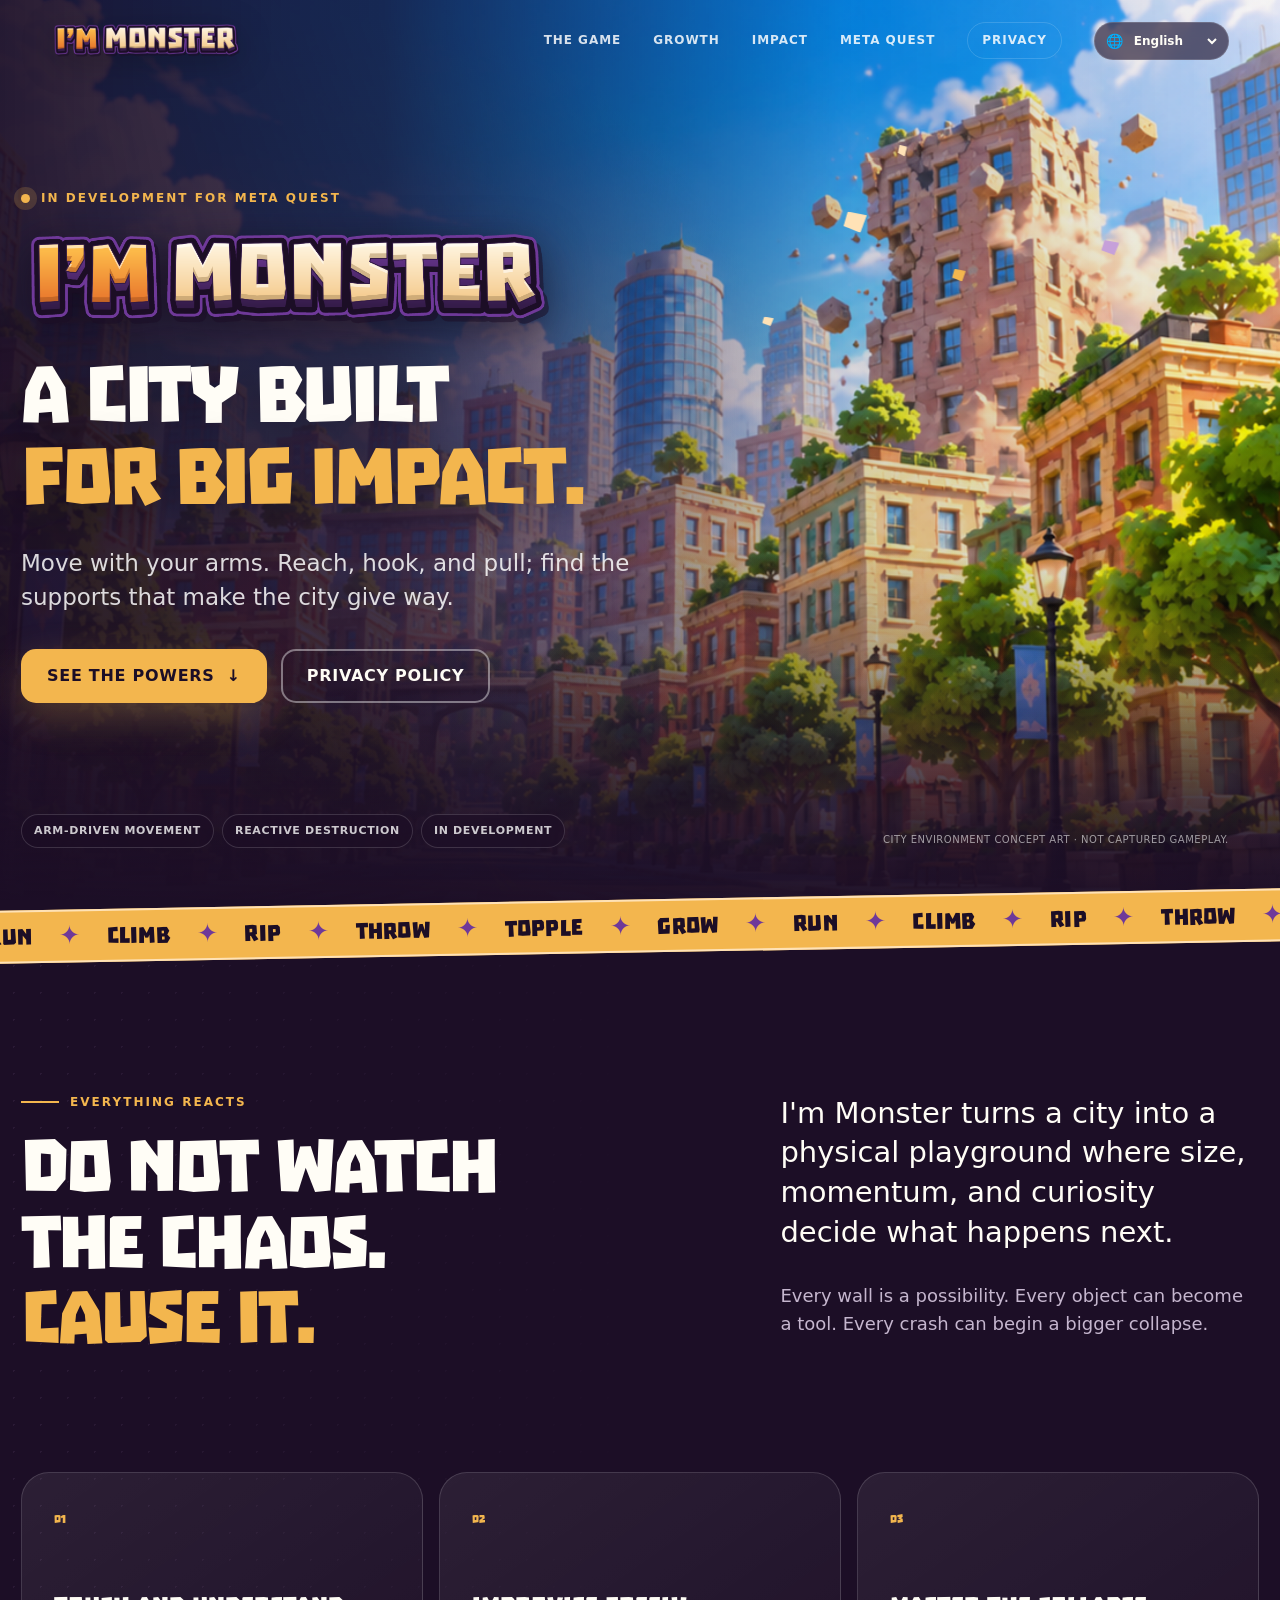
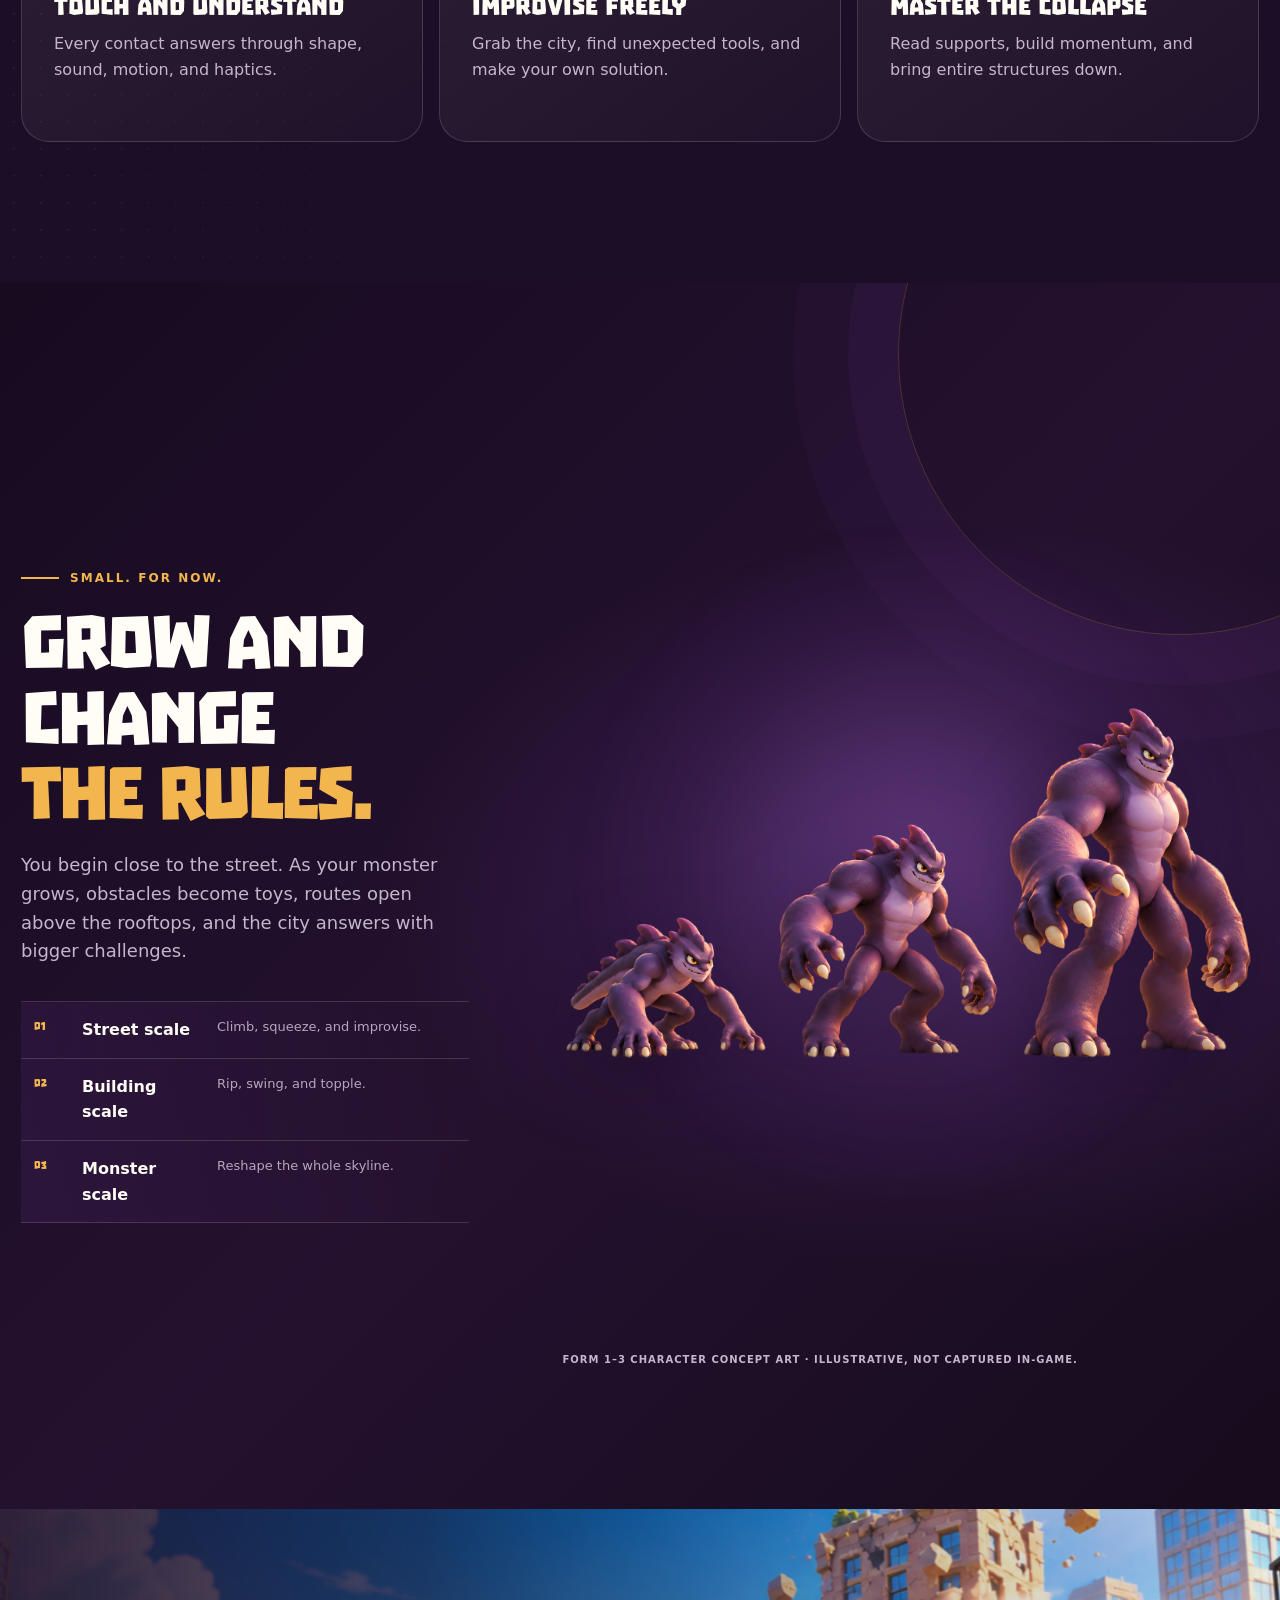
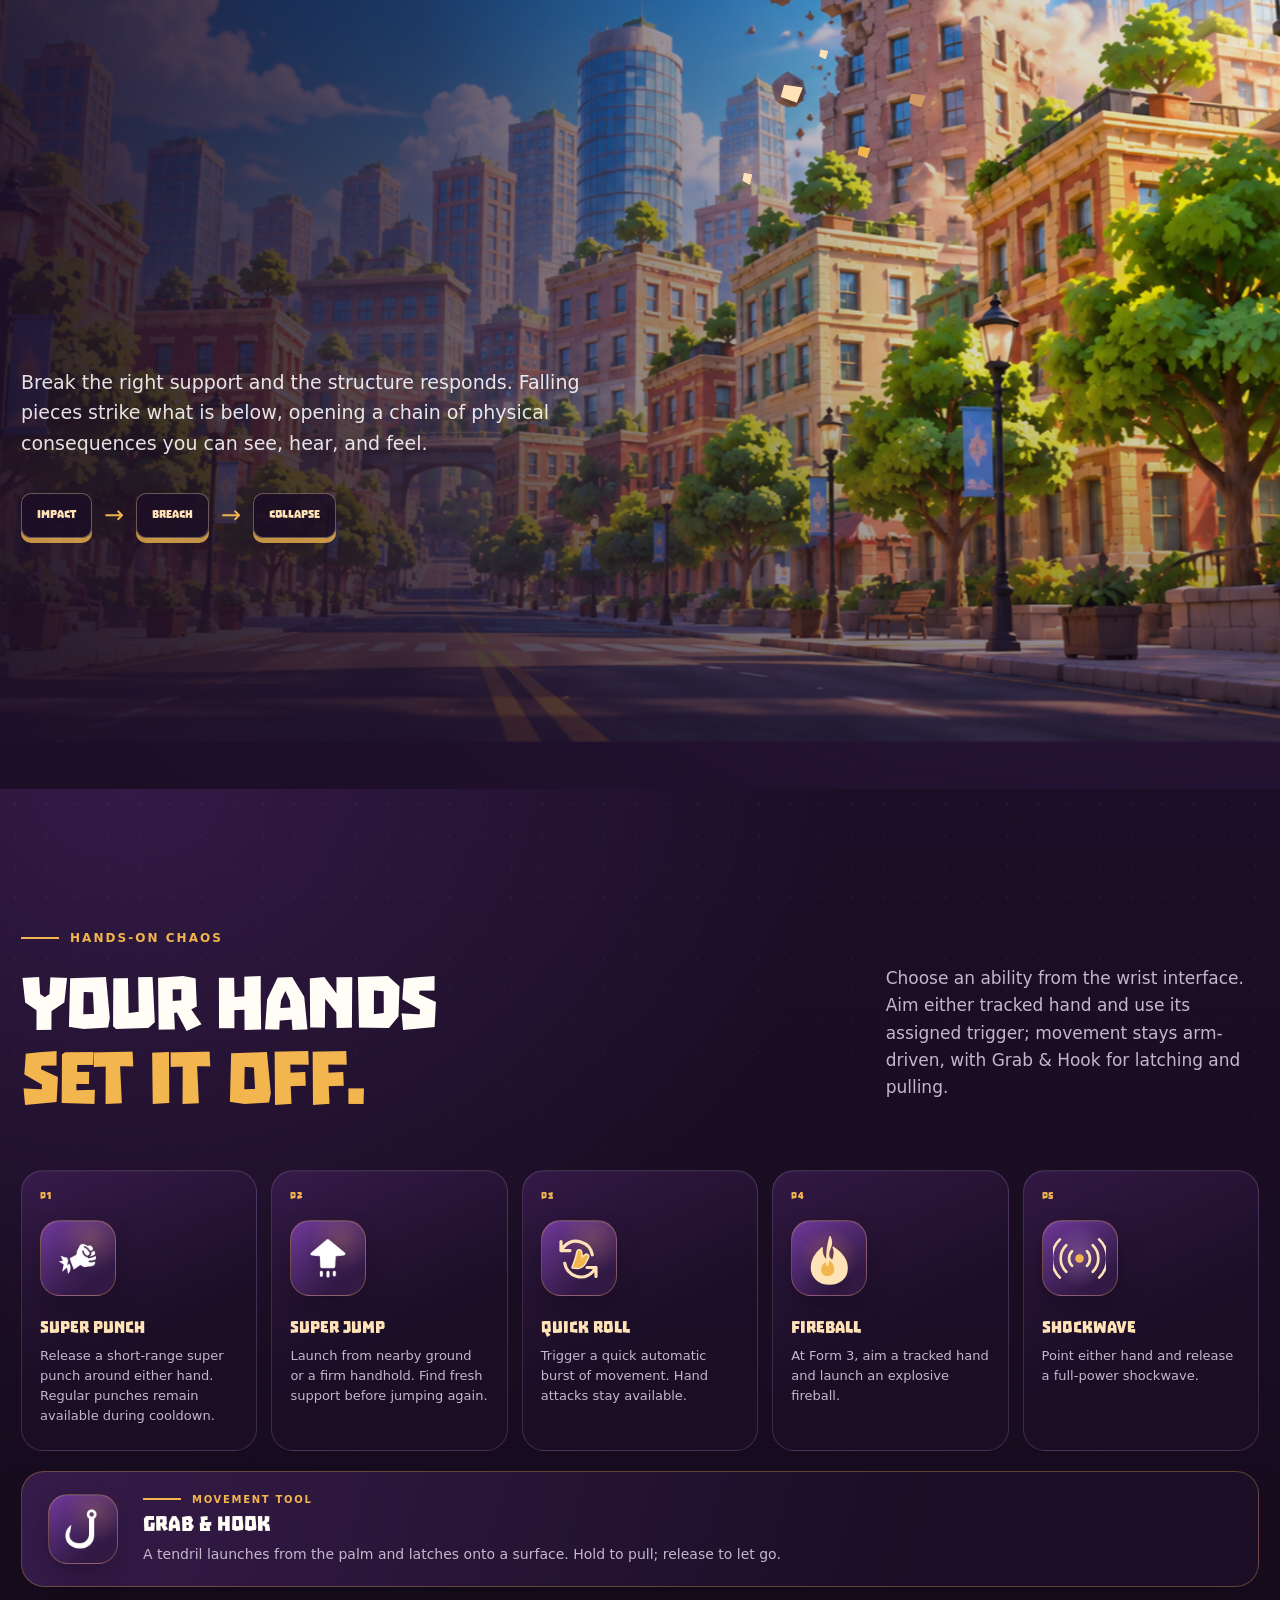
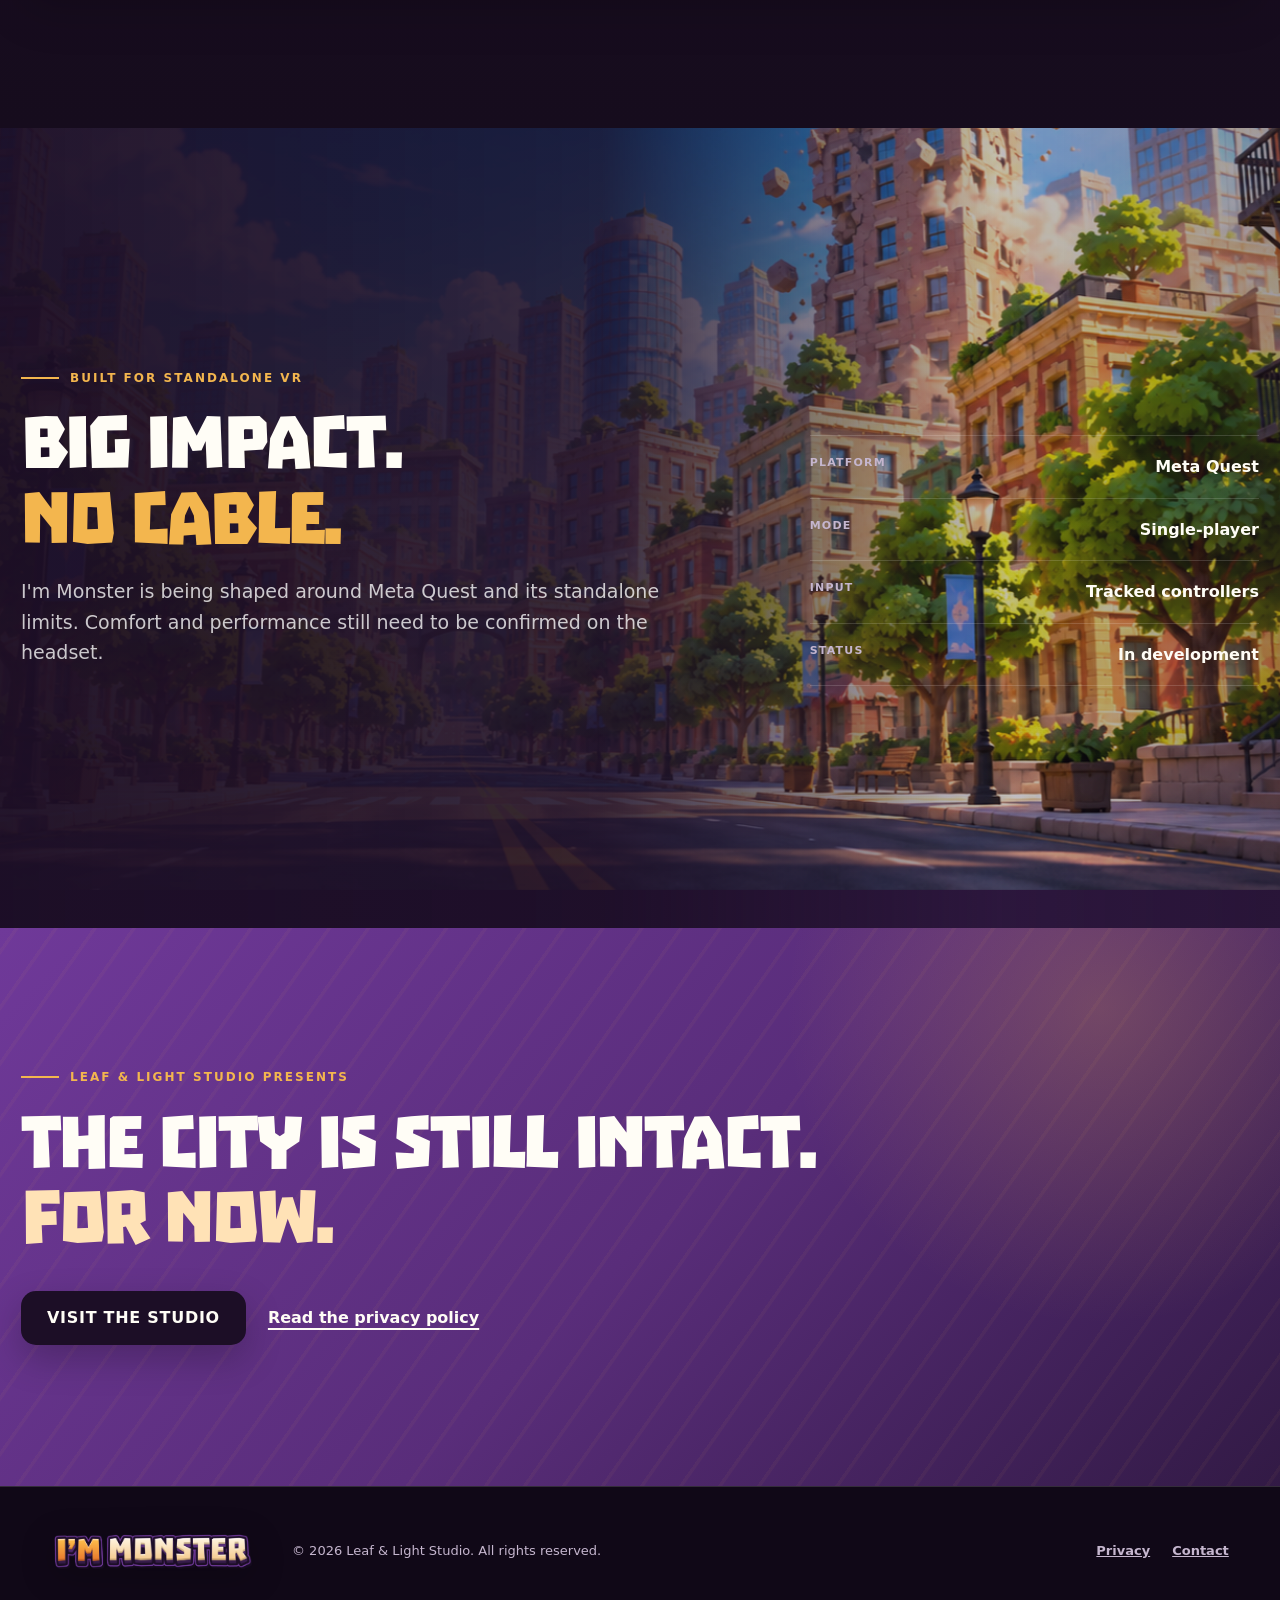
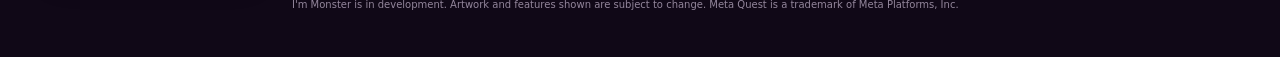
<file: index.html>
<!doctype html>
<html lang="en">
<head>
  <meta charset="utf-8" />
  <meta name="viewport" content="width=device-width, initial-scale=1" />
  <meta name="theme-color" content="#1C0E26" />
  <meta name="description" content="I'm Monster is an in-development Meta Quest VR game with arm-driven movement, palm-born grappling, tracked-hand powers, and authored structural destruction." />
  <meta property="og:title" content="I'm Monster — A city built for big impact" />
  <meta property="og:description" content="Meet the powers, hand-driven movement, and reactive city destruction in I'm Monster, an in-development VR game for Meta Quest." />
  <meta property="og:image" content="assets/images/im-monster-city-scene-v1.png" />
  <meta property="og:type" content="website" />
  <meta property="og:site_name" content="I'm Monster" />
  <meta property="og:image:width" content="1672" />
  <meta property="og:image:height" content="941" />
  <meta property="og:image:type" content="image/png" />
  <meta property="og:image:alt" content="Illustrated city environment concept art — not captured gameplay" />
  <meta name="twitter:card" content="summary_large_image" />
  <meta name="twitter:title" content="I'm Monster — The city is your playground" />
  <meta name="twitter:description" content="Move with your arms, hook into targets, and bring down city blocks by finding what holds them up." />
  <meta name="twitter:image" content="assets/images/im-monster-city-scene-v1.png" />
  <meta name="twitter:image:alt" content="Illustrated city environment concept art — not captured gameplay" />
  <title>I'm Monster — A city built for big impact</title>
  <link rel="icon" href="assets/images/im-monster-icon-v3.png" type="image/png" sizes="512x512" />
  <link rel="stylesheet" href="assets/styles.css?v=im-monster-v5" />
  <script src="assets/translations.js?v=im-monster-v5" defer></script>
  <script src="assets/script.js?v=im-monster-v5" defer></script>
</head>
<body data-page="home">
  <a class="skip-link" href="#game" data-i18n="common.skip">Skip to content</a>

  <header class="site-header" data-header>
    <a class="wordmark" href="#top" aria-label="I'm Monster home" data-i18n-aria="common.homeAria">
      <img src="assets/images/im-monster-wordmark-one-line.png" width="4101" height="838" alt="I'm Monster" />
    </a>
    <nav aria-label="Main navigation" data-i18n-aria="nav.aria">
      <a href="#game" data-i18n="nav.game">The game</a>
      <a href="#growth" data-i18n="nav.growth">Growth</a>
      <a href="#impact" data-i18n="nav.impact">Impact</a>
      <a href="#quest" data-i18n="nav.quest">Meta Quest</a>
      <a class="nav-privacy" href="privacy/" data-language-link data-i18n="nav.privacy">Privacy</a>
      <div class="language-picker">
        <span aria-hidden="true">🌐</span>
        <label class="sr-only" for="language-home" data-i18n="language.label">Language</label>
        <select id="language-home" data-language-selector aria-label="Language" data-i18n-aria="language.label">
          <option value="en">English</option>
          <option value="pt">Português</option>
          <option value="es">Español</option>
          <option value="fr">Français</option>
          <option value="zh-CN">简体中文</option>
          <option value="hi">हिन्दी</option>
        </select>
      </div>
    </nav>
  </header>

  <main id="top">
    <section class="hero" aria-labelledby="hero-title">
      <div class="hero-media" data-depth="0.04">
        <picture><img src="assets/images/im-monster-city-scene-v1.png" width="1672" height="941" fetchpriority="high" alt="Illustrated city environment concept art" data-i18n-alt="hero.alt" /></picture>
      </div>
      <div class="hero-wash"></div>
      <div class="hero-debris" data-depth="0.12" aria-hidden="true"><i></i><i></i><i></i><i></i><i></i></div>
      <div class="hero-content">
        <p class="kicker reveal"><span></span><b data-i18n="hero.kicker">In development for Meta Quest</b></p>
        <img class="hero-wordmark reveal" src="assets/images/im-monster-wordmark-one-line.png" width="4101" height="838" alt="I'm Monster" fetchpriority="high" />
        <h1 class="display reveal" id="hero-title" data-i18n-html="hero.title">A city built<br /><em>for big impact.</em></h1>
        <p class="hero-copy reveal" data-i18n="hero.copy">Move with your arms. Reach, hook, and pull; find the supports that make the city give way.</p>
        <div class="hero-actions reveal">
          <a class="button button-primary" href="#mechanics"><span data-i18n="hero.ctaGame">Explore the city</span> <span aria-hidden="true">↓</span></a>
          <a class="button button-ghost" href="privacy/" data-language-link data-i18n="hero.ctaPrivacy">Privacy policy</a>
        </div>
      </div>
      <div class="hero-meta" aria-label="Game features" data-i18n-aria="hero.featuresAria">
        <span data-i18n="hero.meta1">Arm-driven movement</span><span data-i18n="hero.meta2">Reactive destruction</span><span data-i18n="hero.meta3">In development</span>
      </div>
      <p class="concept-note" data-i18n="hero.note">City environment concept art · not captured gameplay.</p>
    </section>

    <div class="smash-strip" aria-hidden="true"><div data-i18n-html="strip.text">Run <i>✦</i> Climb <i>✦</i> Rip <i>✦</i> Throw <i>✦</i> Topple <i>✦</i> Grow <i>✦</i> Run <i>✦</i> Climb <i>✦</i> Rip <i>✦</i> Throw <i>✦</i> Topple <i>✦</i> Grow <i>✦</i></div></div>

    <section class="section manifesto" id="game">
      <div class="section-inner">
        <div class="manifesto-grid">
          <div>
            <p class="eyebrow reveal" data-i18n="manifesto.eyebrow">Everything reacts</p>
            <h2 class="display reveal" data-i18n-html="manifesto.title">Do not watch<br />the chaos.<br /><em>Cause it.</em></h2>
          </div>
          <div class="manifesto-copy reveal">
            <p class="lead" data-i18n="manifesto.lead">I'm Monster turns a city into a physical playground where size, momentum, and curiosity decide what happens next.</p>
            <p data-i18n="manifesto.body">Every wall is a possibility. Every object can become a tool. Every crash can begin a bigger collapse.</p>
          </div>
        </div>
        <div class="principles">
          <article class="principle reveal"><span>01</span><h3 data-i18n="principles.oneTitle">Touch and understand</h3><p data-i18n="principles.oneBody">Every contact answers through shape, sound, motion, and haptics.</p></article>
          <article class="principle reveal"><span>02</span><h3 data-i18n="principles.twoTitle">Improvise freely</h3><p data-i18n="principles.twoBody">Grab the city, find unexpected tools, and make your own solution.</p></article>
          <article class="principle reveal"><span>03</span><h3 data-i18n="principles.threeTitle">Master the collapse</h3><p data-i18n="principles.threeBody">Read supports, build momentum, and bring entire structures down.</p></article>
        </div>
      </div>
    </section>

    <section class="section growth" id="growth">
      <div class="section-inner growth-grid">
        <div class="growth-copy">
          <p class="eyebrow reveal" data-i18n="growth.eyebrow">Small. For now.</p>
          <h2 class="display reveal" data-i18n-html="growth.title">Grow and change<br /><em>the rules.</em></h2>
          <p class="reveal" data-i18n="growth.body">You begin close to the street. As your monster grows, obstacles become toys, routes open above the rooftops, and the city answers with bigger challenges.</p>
          <ol class="growth-list reveal">
            <li><span>01</span><strong data-i18n="growth.step1Title">Street scale</strong><span data-i18n="growth.step1Body">Climb, squeeze, and improvise.</span></li>
            <li><span>02</span><strong data-i18n="growth.step2Title">Building scale</strong><span data-i18n="growth.step2Body">Rip, swing, and topple.</span></li>
            <li><span>03</span><strong data-i18n="growth.step3Title">Monster scale</strong><span data-i18n="growth.step3Body">Reshape the whole skyline.</span></li>
          </ol>
        </div>
        <figure class="growth-art reveal">
          <img src="assets/images/im-monster-forms-v3.webp" width="1800" height="918" loading="lazy" alt="Three forms of the purple monster character" data-i18n-alt="growth.alt" />
          <figcaption data-i18n="growth.caption">Form 1–3 character concept art · illustrative, not captured in-game.</figcaption>
        </figure>
      </div>
    </section>

    <section class="section city" id="impact">
      <div class="city-scene" data-depth="0.07" aria-hidden="true"></div>
      <div class="city-shade"></div>
      <div class="city-fragments" aria-hidden="true"><i></i><i></i><i></i><i></i><i></i></div>
      <div class="section-inner city-content">
        <p class="eyebrow reveal" data-i18n="city.eyebrow">The city is a system</p>
        <h2 class="display reveal" data-i18n-html="city.title">Find the<br /><em>weak point.</em></h2>
        <p class="reveal" data-i18n="city.body">Break the right support and the structure responds. Falling pieces strike what is below, opening a chain of physical consequences you can see, hear, and feel.</p>
        <div class="impact-chain reveal"><span data-i18n="city.chain1">Impact</span><i>→</i><span data-i18n="city.chain2">Breach</span><i>→</i><span data-i18n="city.chain3">Collapse</span></div>
      </div>
    </section>

    <section class="section mechanics" id="mechanics" aria-labelledby="mechanics-title">
      <div class="section-inner">
        <div class="mechanics-heading">
          <div><p class="eyebrow reveal" data-i18n="mechanics.eyebrow">Hands-on chaos</p><h2 class="display reveal" id="mechanics-title" data-i18n-html="mechanics.title">Your hands<br /><em>set it off.</em></h2></div>
          <p class="reveal" data-i18n="mechanics.body">Choose an ability from the wrist interface. Aim either tracked hand and use its assigned trigger; movement stays arm-driven, with Grab &amp; Hook for latching and pulling.</p>
        </div>
        <div class="power-grid">
          <article class="power-card reveal"><span class="power-index">01</span><div class="power-glyph"><img src="assets/images/ui-icon-punch.png" width="512" height="512" loading="lazy" alt="" /></div><h3 data-i18n="mechanics.punchTitle">Super Punch</h3><p data-i18n="mechanics.punchBody">Release a short-range super punch around either hand. Regular punches remain available during cooldown.</p></article>
          <article class="power-card reveal"><span class="power-index">02</span><div class="power-glyph"><img src="assets/images/ui-icon-jump.png" width="512" height="512" loading="lazy" alt="" /></div><h3 data-i18n="mechanics.jumpTitle">Super Jump</h3><p data-i18n="mechanics.jumpBody">Launch from nearby ground or a firm handhold. Find fresh support before jumping again.</p></article>
          <article class="power-card reveal"><span class="power-index">03</span><div class="power-glyph" aria-hidden="true"><svg viewBox="0 0 100 100" fill="none"><path d="M76 43a31 31 0 0 0-53-16l-6 8m0-17v17h17M24 59a31 31 0 0 0 53 16l6-8m0 17V67H66" stroke="currentColor" stroke-width="6" stroke-linecap="round" stroke-linejoin="round"/><path d="M38 66c4-10 7-18 9-29 1-5 8-5 9 1l1 9 5-4c4-3 9 1 7 5l-5 10c-3 6-8 10-15 11l-11-1Z" fill="var(--gold)" stroke="currentColor" stroke-width="3" stroke-linejoin="round"/></svg></div><h3 data-i18n="mechanics.rollTitle">Quick Roll</h3><p data-i18n="mechanics.rollBody">Trigger a quick automatic burst of movement. Hand attacks stay available.</p></article>
          <article class="power-card reveal"><span class="power-index">04</span><div class="power-glyph power-glyph-fire" aria-hidden="true"><svg viewBox="0 0 100 100" fill="none"><path d="M51 9c8 17-4 22-3 34 0 5 3 9 8 11 4-10 5-18 1-25 17 11 27 25 26 41-1 17-14 28-33 28-20 0-34-13-34-31 0-14 6-25 20-37-1 12 2 19 9 23 0-15 2-30 6-44Z" fill="currentColor" stroke="var(--cream)" stroke-width="3" stroke-linejoin="round"/><path d="M51 53c5 8 9 12 8 19-1 7-6 11-13 11-7 0-12-5-12-12 0-5 3-10 9-15 0 5 2 8 4 9 1-4 2-8 4-12Z" fill="var(--gold)"/></svg></div><h3 data-i18n="mechanics.fireballTitle">Fireball</h3><p data-i18n="mechanics.fireballBody">At Form 3, aim a tracked hand and launch an explosive fireball.</p></article>
          <article class="power-card reveal"><span class="power-index">05</span><div class="power-glyph power-glyph-wave" aria-hidden="true"><svg viewBox="0 0 100 100" fill="none"><circle cx="50" cy="50" r="8" fill="var(--gold)"/><path d="M36 36a20 20 0 0 0 0 28m28 0a20 20 0 0 0 0-28M25 25a35 35 0 0 0 0 50m50 0a35 35 0 0 0 0-50M13 14a50 50 0 0 0 0 72m74 0a50 50 0 0 0 0-72" stroke="currentColor" stroke-width="5" stroke-linecap="round"/></svg></div><h3 data-i18n="mechanics.shockwaveTitle">Shockwave</h3><p data-i18n="mechanics.shockwaveBody">Point either hand and release a full-power shockwave.</p></article>
        </div>
        <aside class="hook-feature reveal"><div class="hook-glyph"><img src="assets/images/ui-icon-hook.png" width="512" height="512" loading="lazy" alt="" /></div><div class="hook-copy"><p class="eyebrow" data-i18n="mechanics.hookLabel">Movement tool</p><h3 data-i18n="mechanics.hookTitle">Grab &amp; Hook</h3><p data-i18n="mechanics.hookBody">A tendril launches from the palm and latches onto a surface. Hold to pull; release to let go.</p></div></aside>
      </div>
    </section>

    <section class="section quest" id="quest">
      <div class="quest-art" data-depth="0.06"></div><div class="quest-shade"></div>
      <div class="section-inner quest-layout">
        <div class="quest-copy"><p class="eyebrow reveal" data-i18n="quest.eyebrow">Built for standalone VR</p><h2 class="display reveal" data-i18n-html="quest.title">Big impact.<br /><em>No cable.</em></h2><p class="reveal" data-i18n="quest.body">I'm Monster is being shaped around Meta Quest and its standalone limits. Comfort and performance still need to be confirmed on the headset.</p></div>
        <dl class="quest-specs reveal">
          <div><dt data-i18n="quest.platformLabel">Platform</dt><dd data-i18n="quest.platformValue">Meta Quest</dd></div>
          <div><dt data-i18n="quest.modeLabel">Mode</dt><dd data-i18n="quest.modeValue">Single-player</dd></div>
          <div><dt data-i18n="quest.inputLabel">Input</dt><dd data-i18n="quest.inputValue">Tracked controllers</dd></div>
          <div><dt data-i18n="quest.statusLabel">Status</dt><dd data-i18n="quest.statusValue">In development</dd></div>
        </dl>
      </div>
    </section>

    <section class="section final-cta">
      <div class="section-inner final-card">
        <p class="eyebrow reveal" data-i18n="final.eyebrow">Leaf &amp; Light Studio presents</p>
        <h2 class="display reveal" data-i18n-html="final.title">The city is still intact.<br /><em>For now.</em></h2>
        <div class="final-links reveal"><a class="button button-dark" href="https://leaflight.com.br/" data-i18n="final.studio">Visit the studio</a><a class="text-link" href="privacy/" data-language-link data-i18n="final.privacy">Read the privacy policy</a></div>
      </div>
    </section>
  </main>

  <footer>
    <a class="wordmark footer-wordmark" href="#top" aria-label="I'm Monster home" data-i18n-aria="common.homeAria"><img src="assets/images/im-monster-wordmark-one-line.png" width="4101" height="838" alt="I'm Monster" loading="lazy" /></a>
    <p data-i18n="footer.rights">© 2026 Leaf &amp; Light Studio. All rights reserved.</p>
    <div><a href="privacy/" data-language-link data-i18n="footer.privacy">Privacy</a><a href="mailto:leafandlightcontac@gmail.com" data-i18n="footer.contact">Contact</a></div>
    <small data-i18n="footer.disclaimer">I'm Monster is in development. Artwork and features shown are subject to change. Meta Quest is a trademark of Meta Platforms, Inc.</small>
  </footer>
</body>
</html>
</file>
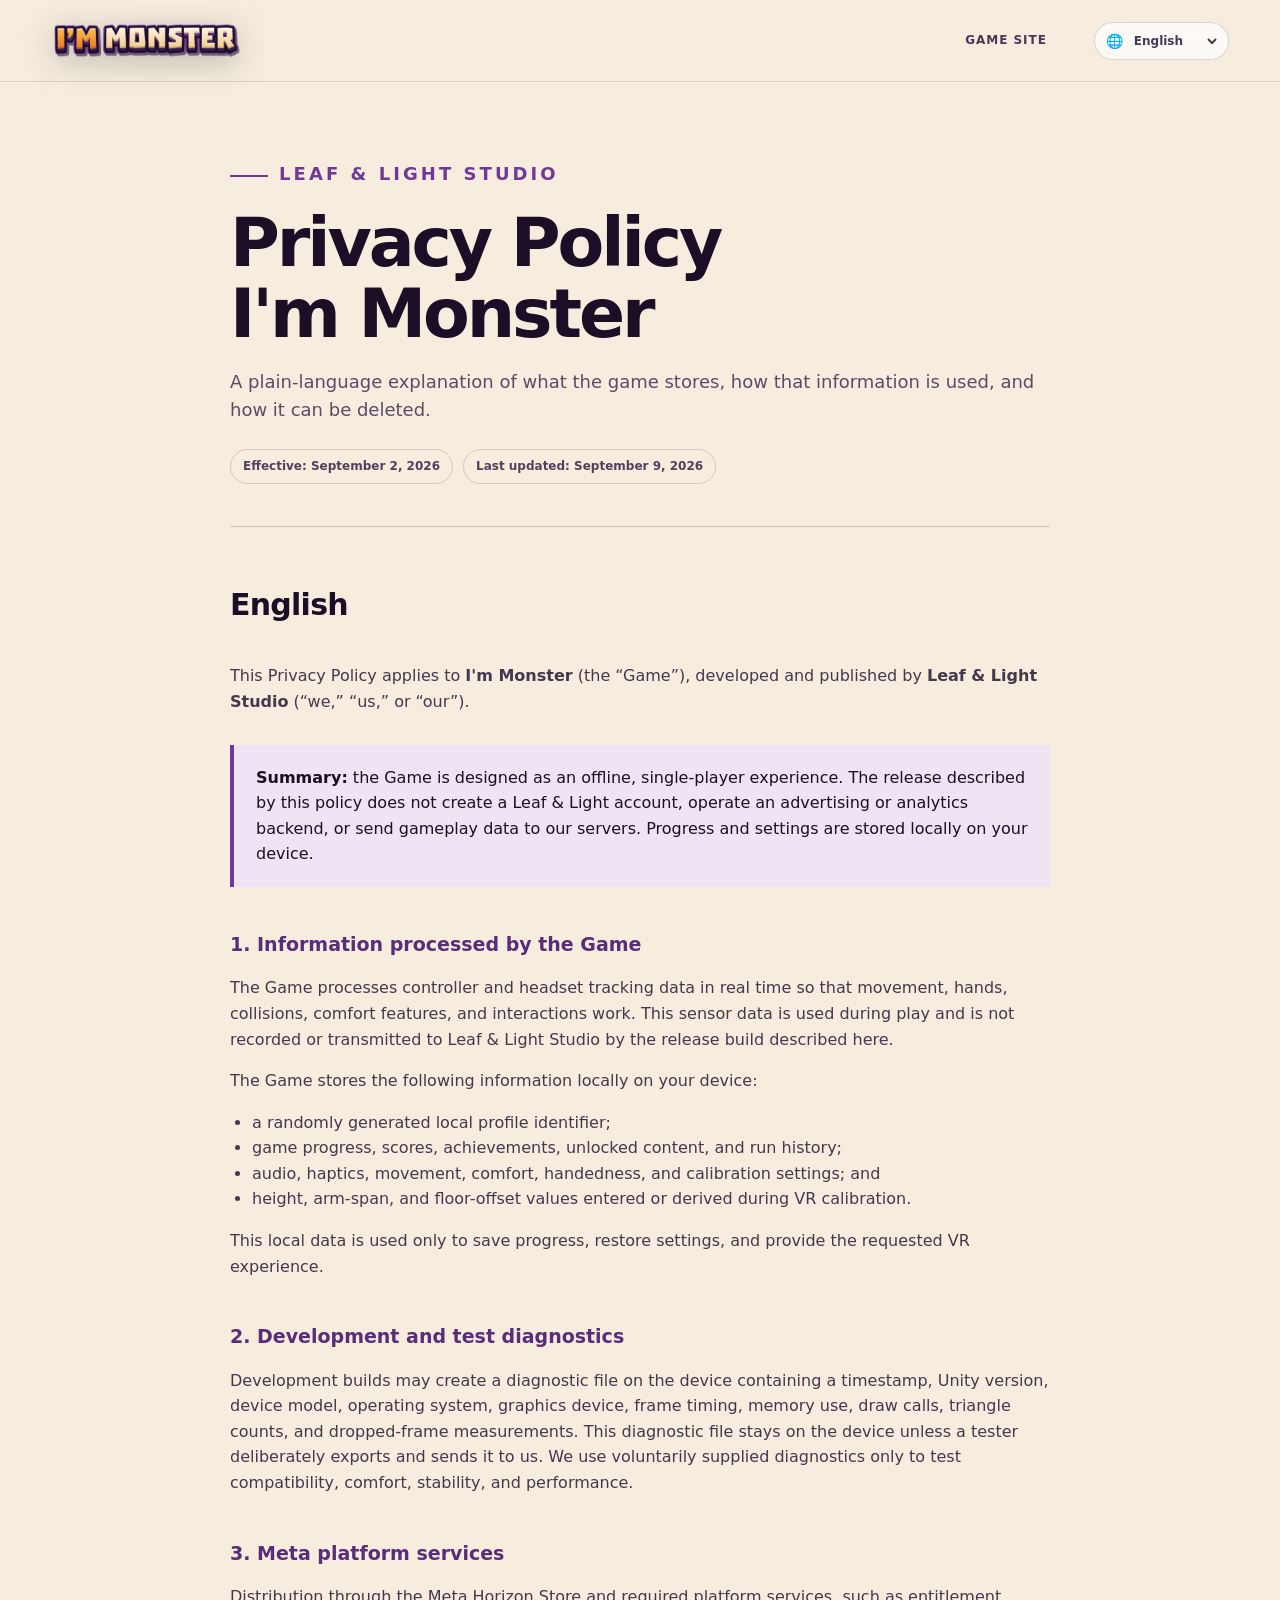
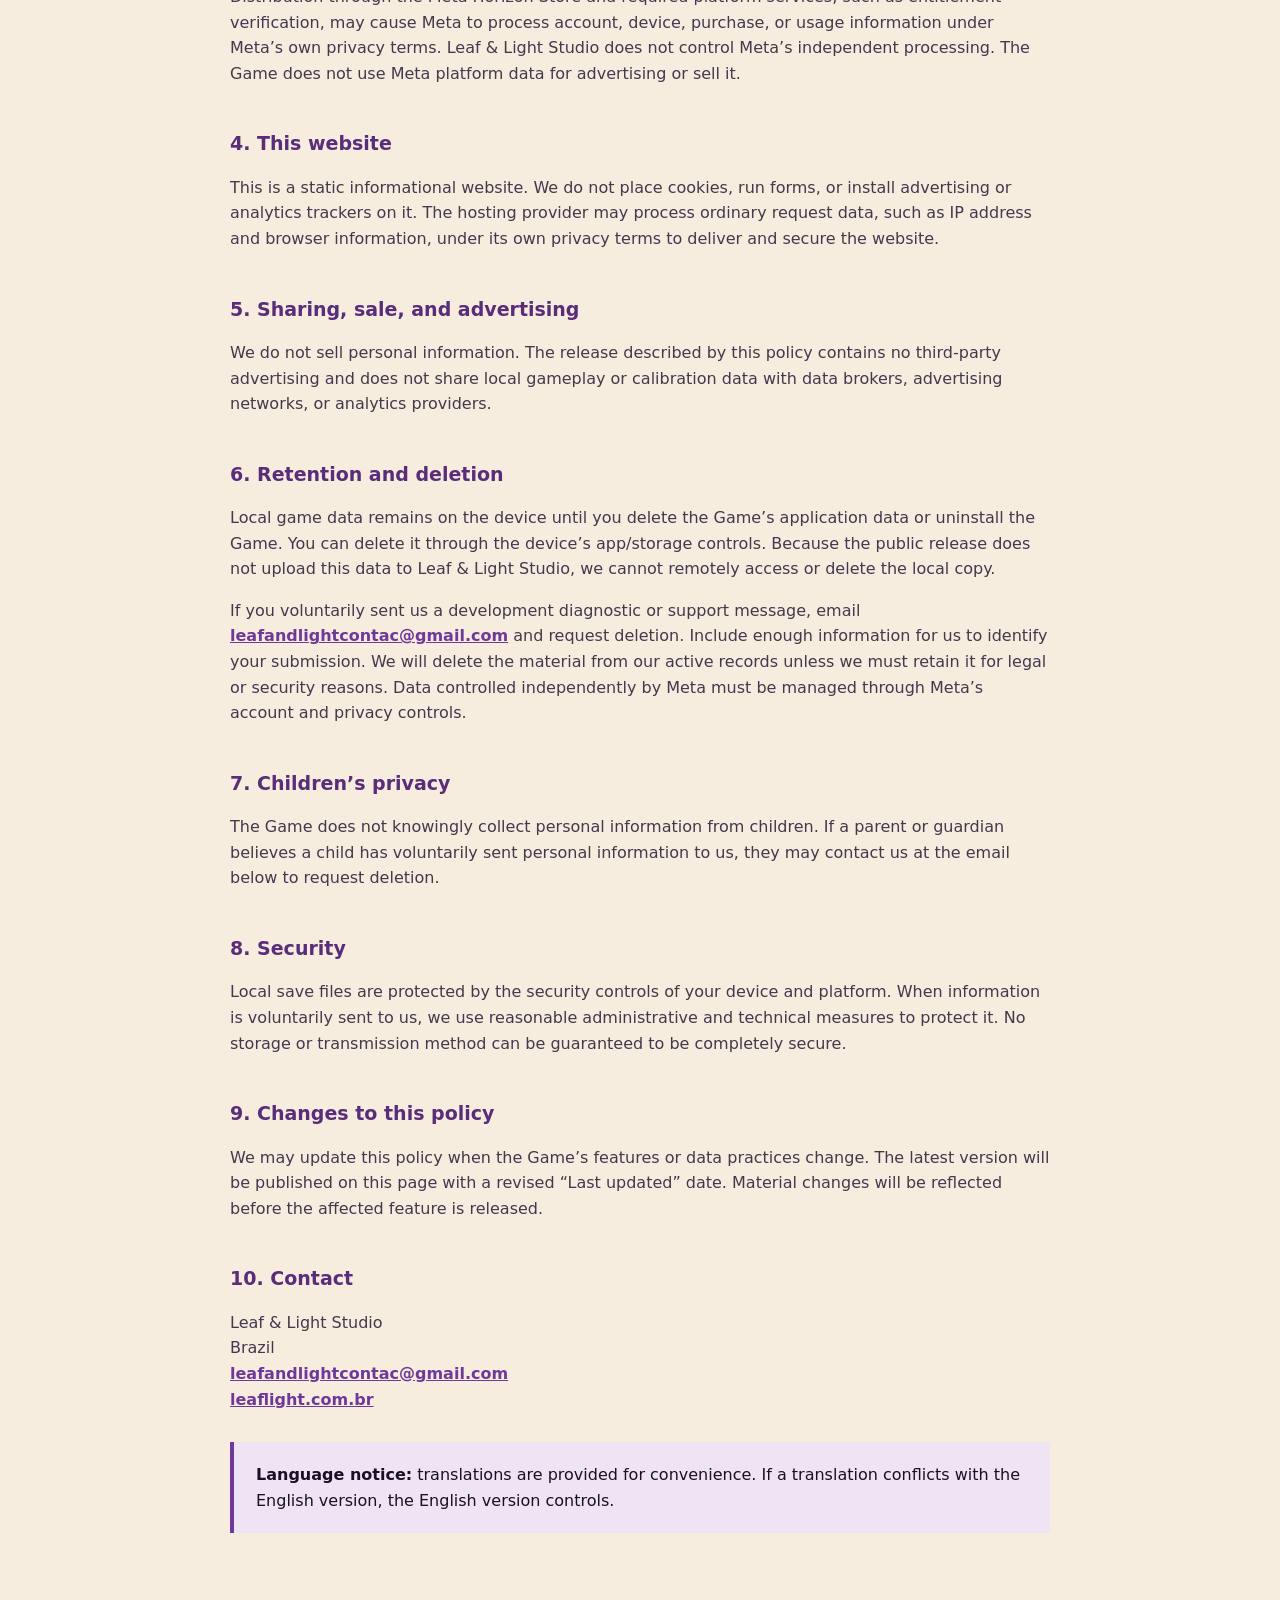
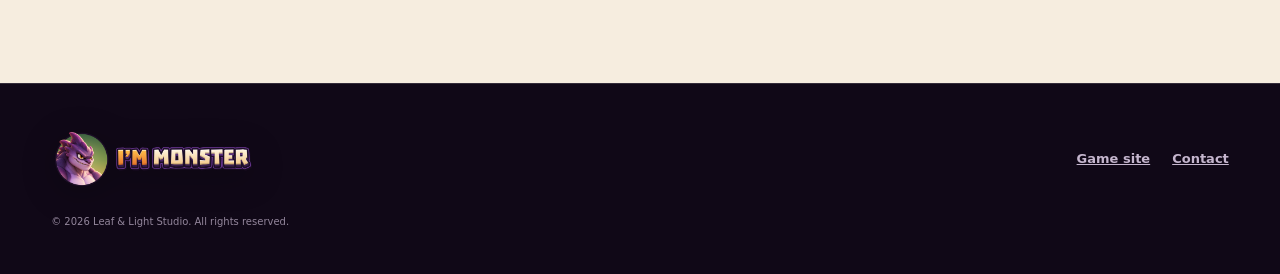
<file: privacy/index.html>
<!doctype html>
<html lang="en">
<head>
  <meta charset="utf-8" />
  <meta name="viewport" content="width=device-width, initial-scale=1" />
  <meta name="theme-color" content="#f6eddf" />
  <meta name="description" content="Privacy Policy for I'm Monster by Leaf &amp; Light Studio." />
  <meta name="robots" content="index,follow" />
  <title>Privacy Policy — I'm Monster</title>
  <link rel="icon" href="../assets/images/im-monster-icon-v3.png" type="image/png" sizes="512x512" />
  <link rel="stylesheet" href="../assets/styles.css?v=im-monster-v5" />
  <script src="../assets/translations.js?v=im-monster-v5" defer></script>
  <script src="../assets/script.js?v=im-monster-v5" defer></script>
</head>
<body class="privacy-page" data-page="privacy">
  <a class="skip-link" href="#policy" data-i18n="common.skipPolicy">Skip to policy</a>
  <header class="site-header" data-header>
    <a class="wordmark" href="../" data-language-link aria-label="Back to I'm Monster" data-i18n-aria="common.backAria">
      <img src="../assets/images/im-monster-wordmark-one-line.png" width="4101" height="838" alt="I'm Monster" />
    </a>
    <nav aria-label="Privacy navigation" data-i18n-aria="privacy.navAria">
      <a class="nav-privacy" href="../" data-language-link data-i18n="privacy.gameSite">Game site</a>
      <div class="language-picker">
        <span aria-hidden="true">🌐</span>
        <label class="sr-only" for="language-privacy" data-i18n="language.label">Language</label>
        <select id="language-privacy" data-language-selector aria-label="Language" data-i18n-aria="language.label">
          <option value="en">English</option>
          <option value="pt">Português</option>
          <option value="es">Español</option>
          <option value="fr">Français</option>
          <option value="zh-CN">简体中文</option>
          <option value="hi">हिन्दी</option>
        </select>
      </div>
    </nav>
  </header>

  <main class="privacy-main" id="policy">
    <section class="privacy-intro">
      <p class="eyebrow">Leaf &amp; Light Studio</p>
      <h1 data-i18n-html="privacy.title">Privacy Policy<br />I'm Monster</h1>
      <p data-i18n="privacy.intro">A plain-language explanation of what the game stores, how that information is used, and how it can be deleted.</p>
      <div class="privacy-meta">
        <span data-i18n="privacy.effective">Effective: September 2, 2026</span>
        <span data-i18n="privacy.updated">Last updated: September 9, 2026</span>
      </div>
    </section>

    <article class="policy-language" data-policy-content>
      <h2>English</h2>
      <p>This Privacy Policy applies to <strong>I'm Monster</strong> (the “Game”), developed and published by <strong>Leaf &amp; Light Studio</strong> (“we,” “us,” or “our”).</p>
      <div class="policy-note"><strong>Summary:</strong> the Game is designed as an offline, single-player experience. The release described by this policy does not create a Leaf &amp; Light account, operate an advertising or analytics backend, or send gameplay data to our servers. Progress and settings are stored locally on your device.</div>
      <h3>1. Information processed by the Game</h3>
      <p>The Game processes controller and headset tracking data in real time so that movement, hands, collisions, comfort features, and interactions work. This sensor data is used during play and is not recorded or transmitted to Leaf &amp; Light Studio by the release build described here.</p>
      <p>The Game stores the following information locally on your device:</p>
      <ul>
        <li>a randomly generated local profile identifier;</li>
        <li>game progress, scores, achievements, unlocked content, and run history;</li>
        <li>audio, haptics, movement, comfort, handedness, and calibration settings; and</li>
        <li>height, arm-span, and floor-offset values entered or derived during VR calibration.</li>
      </ul>
      <p>This local data is used only to save progress, restore settings, and provide the requested VR experience.</p>
      <h3>2. Development and test diagnostics</h3>
      <p>Development builds may create a diagnostic file on the device containing a timestamp, Unity version, device model, operating system, graphics device, frame timing, memory use, draw calls, triangle counts, and dropped-frame measurements. This diagnostic file stays on the device unless a tester deliberately exports and sends it to us. We use voluntarily supplied diagnostics only to test compatibility, comfort, stability, and performance.</p>
      <h3>3. Meta platform services</h3>
      <p>Distribution through the Meta Horizon Store and required platform services, such as entitlement verification, may cause Meta to process account, device, purchase, or usage information under Meta’s own privacy terms. Leaf &amp; Light Studio does not control Meta’s independent processing. The Game does not use Meta platform data for advertising or sell it.</p>
      <h3>4. This website</h3>
      <p>This is a static informational website. We do not place cookies, run forms, or install advertising or analytics trackers on it. The hosting provider may process ordinary request data, such as IP address and browser information, under its own privacy terms to deliver and secure the website.</p>
      <h3>5. Sharing, sale, and advertising</h3>
      <p>We do not sell personal information. The release described by this policy contains no third-party advertising and does not share local gameplay or calibration data with data brokers, advertising networks, or analytics providers.</p>
      <h3 id="data-deletion">6. Retention and deletion</h3>
      <p>Local game data remains on the device until you delete the Game’s application data or uninstall the Game. You can delete it through the device’s app/storage controls. Because the public release does not upload this data to Leaf &amp; Light Studio, we cannot remotely access or delete the local copy.</p>
      <p>If you voluntarily sent us a development diagnostic or support message, email <a href="mailto:leafandlightcontac@gmail.com">leafandlightcontac@gmail.com</a> and request deletion. Include enough information for us to identify your submission. We will delete the material from our active records unless we must retain it for legal or security reasons. Data controlled independently by Meta must be managed through Meta’s account and privacy controls.</p>
      <h3>7. Children’s privacy</h3>
      <p>The Game does not knowingly collect personal information from children. If a parent or guardian believes a child has voluntarily sent personal information to us, they may contact us at the email below to request deletion.</p>
      <h3>8. Security</h3>
      <p>Local save files are protected by the security controls of your device and platform. When information is voluntarily sent to us, we use reasonable administrative and technical measures to protect it. No storage or transmission method can be guaranteed to be completely secure.</p>
      <h3>9. Changes to this policy</h3>
      <p>We may update this policy when the Game’s features or data practices change. The latest version will be published on this page with a revised “Last updated” date. Material changes will be reflected before the affected feature is released.</p>
      <h3>10. Contact</h3>
      <p>Leaf &amp; Light Studio<br />Brazil<br /><a href="mailto:leafandlightcontac@gmail.com">leafandlightcontac@gmail.com</a><br /><a href="https://leaflight.com.br/">leaflight.com.br</a></p>
      <div class="policy-note policy-language-note"><strong>Language notice:</strong> translations are provided for convenience. If a translation conflicts with the English version, the English version controls.</div>
    </article>
  </main>

  <footer>
    <a class="wordmark footer-wordmark" href="../" data-language-link aria-label="Back to I'm Monster" data-i18n-aria="common.backAria"><img src="../assets/images/im-monster-logo-v3.webp" width="1440" height="434" alt="I'm Monster" loading="lazy" /></a>
    <div><a href="../" data-language-link data-i18n="privacy.gameSite">Game site</a><a href="mailto:leafandlightcontac@gmail.com" data-i18n="footer.contact">Contact</a></div>
    <small data-i18n="footer.rights">© 2026 Leaf &amp; Light Studio. All rights reserved.</small>
  </footer>
</body>
</html>
</file>
<file: assets/styles.css>
@font-face {
  font-family: "Troika";
  src: url("fonts/troika.woff2") format("woff2");
  font-display: swap;
}

:root {
  --ink: #1c0e26;
  --night: #1c0e26;
  --forest: #321a45;
  --teal: #6f3999;
  --teal-bright: #9c62c2;
  --lime: #b9ef42;
  --lime-soft: #d6f783;
  --gold: #f3b64e;
  --cream: #ffe2b6;
  --paper: #f6eddf;
  --sky: #c6a0da;
  --white: #fffdf6;
  --muted: #c5b6ce;
  --line: rgba(255, 255, 255, .15);
  --display: "Troika", "Arial Black", Impact, sans-serif;
  --body: Inter, ui-sans-serif, system-ui, -apple-system, BlinkMacSystemFont, "Segoe UI", sans-serif;
  --max: 1260px;
  --header: 82px;
  --radius: 28px;
}

* { box-sizing: border-box; }
html { scroll-behavior: smooth; background: var(--night); }
body {
  margin: 0;
  color: var(--white);
  background: var(--night);
  font-family: var(--body);
  font-size: 16px;
  line-height: 1.6;
  overflow-x: hidden;
}
img { display: block; max-width: 100%; }
a { color: inherit; }
button, a { -webkit-tap-highlight-color: transparent; }
::selection { color: var(--ink); background: var(--gold); }

.skip-link {
  position: fixed;
  z-index: 1000;
  top: 10px;
  left: 10px;
  padding: 10px 14px;
  color: var(--ink);
  background: var(--lime);
  transform: translateY(-160%);
}
.skip-link:focus { transform: translateY(0); }

.site-header {
  position: fixed;
  z-index: 50;
  inset: 0 0 auto;
  height: var(--header);
  display: flex;
  align-items: center;
  justify-content: space-between;
  gap: 24px;
  padding: 0 clamp(18px, 4vw, 66px);
  border-bottom: 1px solid transparent;
  transition: height .25s ease, background .25s ease, border-color .25s ease;
}
.site-header.scrolled {
  height: 68px;
  background: rgba(28, 14, 38, .88);
  border-color: var(--line);
  backdrop-filter: blur(18px);
}
.wordmark {
  display: inline-flex;
  align-items: center;
  width: clamp(158px, 15vw, 205px);
  text-decoration: none;
  transition: width .25s ease, transform .2s ease;
}
.wordmark:hover, .wordmark:focus-visible { transform: translateY(-2px) rotate(-.5deg); }
.wordmark img { width: 100%; height: auto; filter: drop-shadow(0 7px 17px rgba(0, 0, 0, .24)); }
.site-header.scrolled .wordmark { width: clamp(145px, 13vw, 178px); }
.display em { color: var(--gold); font-style: normal; }
nav { display: flex; align-items: center; gap: clamp(15px, 2.5vw, 34px); }
nav a {
  color: rgba(255, 255, 255, .84);
  font-size: 12px;
  font-weight: 850;
  letter-spacing: .08em;
  text-decoration: none;
  text-transform: uppercase;
}
nav a:hover, nav a:focus-visible { color: var(--gold); }
.nav-privacy { padding: 8px 14px; border: 1px solid var(--line); border-radius: 999px; }
.language-picker {
  display: inline-flex;
  min-height: 38px;
  align-items: center;
  gap: 7px;
  padding: 0 8px 0 11px;
  border: 1px solid var(--line);
  border-radius: 999px;
  color: var(--white);
  background: rgba(28, 14, 38, .62);
  backdrop-filter: blur(12px);
}
.language-picker span { font-size: 14px; line-height: 1; }
.language-picker select {
  max-width: 118px;
  border: 0;
  outline: 0;
  color: inherit;
  background: transparent;
  font: 800 12px/1 var(--body);
  cursor: pointer;
}
.language-picker select:focus-visible { color: var(--lime); }
.language-picker option { color: var(--ink); background: var(--white); }
.sr-only {
  position: absolute;
  width: 1px;
  height: 1px;
  padding: 0;
  margin: -1px;
  overflow: hidden;
  clip: rect(0, 0, 0, 0);
  white-space: nowrap;
  border: 0;
}

.hero {
  position: relative;
  min-height: 100svh;
  isolation: isolate;
  display: grid;
  align-items: center;
  overflow: hidden;
  background: #321a45;
}
.hero::after {
  content: "";
  position: absolute;
  z-index: -1;
  inset: auto 0 0;
  height: 28%;
  background: linear-gradient(transparent, rgba(28, 14, 38, .9));
  pointer-events: none;
}
.hero-media, .hero-wash { position: absolute; inset: 0; }
.hero-media { z-index: -4; inset: -7vh -3vw; will-change: transform; }
.hero-media picture, .hero-media img { width: 100%; height: 100%; }
.hero-media img { object-fit: cover; object-position: 50% center; }
.hero-wash {
  z-index: -3;
  background:
    linear-gradient(90deg, rgba(28, 14, 38, .94) 0%, rgba(28, 14, 38, .79) 30%, rgba(28, 14, 38, .17) 66%, rgba(28, 14, 38, .04) 100%),
    linear-gradient(0deg, rgba(28, 14, 38, .72), transparent 39%),
    radial-gradient(circle at 28% 50%, rgba(111, 57, 153, .32), transparent 42%);
}
.hero-content {
  position: relative;
  z-index: 1;
  width: min(var(--max), calc(100% - 42px));
  margin: 0 auto;
  padding: calc(var(--header) + 80px) 0 170px;
}
.kicker, .eyebrow {
  margin: 0 0 18px;
  color: var(--gold);
  font-size: 12px;
  font-weight: 900;
  letter-spacing: .17em;
  text-transform: uppercase;
}
.kicker { display: flex; align-items: center; gap: 11px; }
.kicker span { width: 9px; height: 9px; border-radius: 50%; background: var(--gold); box-shadow: 0 0 0 7px rgba(243, 182, 78, .18); }
.hero-wordmark { width: clamp(250px, 42vw, 610px); height: auto; margin: -2px 0 22px; filter: drop-shadow(0 12px 22px rgba(12, 5, 19, .56)); }
.eyebrow::before { content: ""; display: inline-block; width: 38px; height: 2px; margin: 0 11px 3px 0; background: currentColor; }
.display {
  margin: 0;
  font-family: var(--display);
  font-weight: 400;
  line-height: .91;
  letter-spacing: -.035em;
  text-transform: uppercase;
}
.hero h1 { max-width: 760px; font-size: clamp(48px, 7vw, 100px); text-shadow: 0 9px 45px rgba(0, 0, 0, .36); }
.hero-copy { max-width: 610px; margin: 28px 0 0; color: rgba(255, 255, 255, .84); font-size: clamp(18px, 2vw, 23px); line-height: 1.47; }
.hero-actions, .final-links { display: flex; align-items: center; gap: 14px; flex-wrap: wrap; margin-top: 34px; }
.button {
  display: inline-flex;
  min-height: 54px;
  align-items: center;
  justify-content: center;
  gap: 12px;
  padding: 0 24px;
  border: 2px solid transparent;
  border-radius: 15px;
  font-weight: 900;
  letter-spacing: .045em;
  text-decoration: none;
  text-transform: uppercase;
  transition: transform .2s ease, box-shadow .2s ease, background .2s ease;
}
.button-primary { color: var(--ink); background: var(--gold); box-shadow: 0 13px 38px rgba(243, 182, 78, .25); }
.button-ghost { border-color: rgba(255, 255, 255, .42); background: rgba(28, 14, 38, .2); }
.button-dark { color: var(--white); background: var(--night); box-shadow: 0 14px 36px rgba(0, 0, 0, .22); }
.button:hover, .button:focus-visible { transform: translateY(-3px) rotate(-1deg); box-shadow: 0 17px 44px rgba(243, 182, 78, .3); }
.hero-meta {
  position: absolute;
  left: clamp(21px, calc((100vw - var(--max)) / 2), 66px);
  bottom: 52px;
  display: flex;
  gap: 8px;
  flex-wrap: wrap;
}
.hero-meta span { padding: 7px 12px; border: 1px solid var(--line); border-radius: 999px; color: rgba(255, 255, 255, .78); background: rgba(28, 14, 38, .55); font-size: 11px; font-weight: 800; letter-spacing: .06em; text-transform: uppercase; backdrop-filter: blur(10px); }
.concept-note { position: absolute; right: clamp(21px, 4vw, 66px); bottom: 52px; margin: 0; color: rgba(255, 255, 255, .58); font-size: 10px; letter-spacing: .05em; text-transform: uppercase; }
.hero-debris { position: absolute; z-index: -2; inset: 0; pointer-events: none; }
.hero-debris i { position: absolute; display: block; width: 18px; height: 16px; background: #ffe2b6; filter: drop-shadow(4px 7px 0 rgba(28, 14, 38, .52)); clip-path: polygon(18% 0, 100% 18%, 72% 100%, 0 68%); animation: hero-drift 4.6s ease-in-out infinite; }
.hero-debris i:nth-child(1) { left: 65%; top: 25%; width: 22px; height: 20px; }
.hero-debris i:nth-child(2) { left: 73%; top: 31%; width: 13px; height: 12px; background: var(--gold); animation-delay: -1.1s; }
.hero-debris i:nth-child(3) { left: 59%; top: 36%; width: 11px; height: 9px; animation-delay: -2.6s; }
.hero-debris i:nth-child(4) { left: 84%; top: 28%; width: 17px; height: 14px; background: #c6a0da; animation-delay: -3.4s; }
.hero-debris i:nth-child(5) { left: 69%; top: 18%; width: 9px; height: 11px; animation-delay: -2s; }
@keyframes hero-drift { 0%, 100% { translate: 0 -4px; rotate: -8deg; } 50% { translate: 10px 18px; rotate: 26deg; } }
.hero-media, .hero-debris, .city-scene, .quest-art { transform: translate3d(var(--pointer-x, 0px), calc(var(--scroll-depth, 0px) + var(--pointer-y, 0px)), 0) scale(1.06); }

.smash-strip { position: relative; z-index: 5; overflow: hidden; padding: 13px 0 10px; color: var(--ink); background: var(--gold); border-block: 2px solid var(--cream); transform: rotate(-1deg) scale(1.02); }
.smash-strip div { width: max-content; font-family: var(--display); font-size: clamp(17px, 2vw, 25px); line-height: 1; text-transform: uppercase; white-space: nowrap; animation: ticker 24s linear infinite; }
.smash-strip i { padding: 0 20px; color: var(--teal); font-style: normal; }
@keyframes ticker { to { transform: translateX(-35%); } }

.section { position: relative; padding: clamp(92px, 11vw, 160px) 0; }
.section-inner { width: min(var(--max), calc(100% - 42px)); margin: 0 auto; }
.manifesto { background: var(--night); }
.manifesto::before { content: ""; position: absolute; inset: 0; opacity: .17; background-image: radial-gradient(rgba(198, 160, 218, .52) 1px, transparent 1px); background-size: 27px 27px; mask-image: linear-gradient(90deg, #000, transparent 52%); pointer-events: none; }
.manifesto-grid { position: relative; display: grid; grid-template-columns: 1.05fr .78fr; gap: clamp(48px, 9vw, 140px); align-items: end; }
.manifesto h2, .growth h2, .city h2, .mechanics h2, .quest h2, .final-cta h2 { font-size: clamp(45px, 6.5vw, 94px); }
.manifesto-copy { color: #c5b6ce; font-size: 18px; }
.manifesto-copy .lead { margin-top: 0; color: var(--white); font-size: clamp(21px, 2.4vw, 29px); line-height: 1.37; }
.principles { position: relative; display: grid; grid-template-columns: repeat(3, 1fr); gap: 16px; margin-top: clamp(68px, 9vw, 120px); }
.principle { min-height: 270px; padding: 32px; border: 1px solid var(--line); border-radius: var(--radius); background: linear-gradient(145deg, rgba(255, 255, 255, .07), rgba(255, 255, 255, .018)); }
.principle > span { color: var(--gold); font-family: var(--display); font-size: 13px; }
.principle h3 { margin: 62px 0 9px; font-family: var(--display); font-size: clamp(19px, 2.2vw, 28px); font-weight: 400; line-height: 1.05; text-transform: uppercase; }
.principle p { margin: 0; color: var(--muted); }

.growth { position: relative; color: var(--white); background: radial-gradient(ellipse at 76% 50%, rgba(111, 57, 153, .38), transparent 43%), linear-gradient(135deg, #170b20 0%, #24112f 52%, #160c1d 100%); overflow: hidden; }
.growth::before { content: ""; position: absolute; width: 560px; height: 560px; right: -180px; top: -210px; border: 1px solid rgba(243, 182, 78, .2); border-radius: 50%; box-shadow: 0 0 0 50px rgba(111, 57, 153, .08), 0 0 0 105px rgba(111, 57, 153, .055); pointer-events: none; }
.growth-grid { position: relative; display: grid; grid-template-columns: .78fr 1.22fr; gap: clamp(42px, 7vw, 95px); align-items: center; }
.growth .eyebrow { color: var(--gold); }
.growth .display em { color: var(--gold); }
.growth-copy > p:not(.eyebrow) { max-width: 590px; color: var(--muted); font-size: 18px; }
.growth-list { display: grid; gap: 0; margin: 35px 0 0; padding: 0; border-top: 1px solid var(--line); list-style: none; }
.growth-list li { display: grid; grid-template-columns: 38px 125px 1fr; gap: 10px; padding: 15px 13px; border-bottom: 1px solid var(--line); color: var(--muted); background: linear-gradient(90deg, rgba(89, 45, 122, .2), transparent); }
.growth-list span:first-child { color: var(--gold); font-family: var(--display); font-size: 12px; }
.growth-list li span:last-child { color: #b6a5c2; font-size: 13px; }
.growth-list strong { color: var(--white); }
.growth-art { position: relative; isolation: isolate; margin: 0; padding: 0; border: 0; border-radius: 0; background: transparent; box-shadow: none; transform: none; }
.growth-art::before { content: ""; position: absolute; z-index: -1; inset: 12% 4% 18%; border-radius: 50%; background: radial-gradient(ellipse, rgba(156, 98, 194, .38), rgba(89, 45, 122, .13) 50%, transparent 72%); filter: blur(14px); }
.growth-art img { width: 100%; aspect-ratio: 1800 / 918; object-fit: contain; filter: drop-shadow(0 24px 38px rgba(9, 3, 14, .34)); }
.growth-art figcaption { padding: 10px 4px 0; color: var(--muted); font-size: 10px; font-weight: 800; letter-spacing: .1em; text-transform: uppercase; }

.city { min-height: 880px; isolation: isolate; display: grid; align-items: center; overflow: hidden; background: #321a45; }
.city-scene, .city-shade, .city-fragments { position: absolute; inset: 0; }
.city-scene { z-index: -3; inset: -6% -3%; background: url("images/im-monster-city-scene-v1.png") 59% 52% / cover no-repeat; opacity: .98; will-change: transform; }
.city-shade { z-index: -2; background: linear-gradient(90deg, rgba(28, 14, 38, .91) 0%, rgba(28, 14, 38, .7) 33%, rgba(28, 14, 38, .18) 70%, rgba(28, 14, 38, .05)), linear-gradient(0deg, rgba(28, 14, 38, .62), transparent 48%); }
.city-content { position: relative; z-index: 1; }
.city-content > p:not(.eyebrow) { max-width: 560px; color: rgba(255, 255, 255, .88); font-size: 19px; }
.impact-chain { display: flex; align-items: center; gap: 12px; flex-wrap: wrap; margin-top: 35px; }
.impact-chain span { padding: 11px 15px; color: var(--cream); background: rgba(28, 14, 38, .86); border: 1px solid rgba(255, 226, 182, .34); border-radius: 10px; box-shadow: 0 5px 0 rgba(243, 182, 78, .78); font-family: var(--display); font-size: 13px; text-transform: uppercase; }
.impact-chain i { color: var(--gold); font-size: 24px; font-style: normal; }
.city-fragments { z-index: -1; overflow: hidden; pointer-events: none; }
.city-fragments i { position: absolute; display: block; width: 18px; height: 15px; background: #ffe2b6; filter: drop-shadow(3px 4px 0 rgba(28, 14, 38, .5)); clip-path: polygon(15% 0, 100% 16%, 73% 100%, 0 68%); animation: fragment-fall 4.8s ease-in-out infinite; }
.city-fragments i:nth-child(1) { left: 61%; top: 20%; width: 22px; height: 18px; }
.city-fragments i:nth-child(2) { left: 67%; top: 27%; width: 13px; height: 12px; background: var(--gold); animation-delay: -1.2s; }
.city-fragments i:nth-child(3) { left: 58%; top: 30%; width: 10px; height: 12px; animation-delay: -2.1s; }
.city-fragments i:nth-child(4) { left: 71%; top: 21%; width: 17px; height: 14px; background: #d19a65; animation-delay: -3s; }
.city-fragments i:nth-child(5) { left: 64%; top: 16%; width: 9px; height: 10px; animation-delay: -3.8s; }
@keyframes fragment-fall { 0%, 100% { transform: translate3d(0, -4px, 0) rotate(0); } 50% { transform: translate3d(10px, 20px, 0) rotate(32deg); } }

.mechanics { position: relative; isolation: isolate; overflow: hidden; background: radial-gradient(ellipse at 10% 0%, rgba(89, 45, 122, .38), transparent 44%), linear-gradient(180deg, #1c0e26 0%, #160c1d 100%); }
.mechanics::before { content: ""; position: absolute; inset: 0; opacity: .15; background-image: radial-gradient(rgba(198, 160, 218, .55) 1px, transparent 1px); background-size: 31px 31px; mask-image: linear-gradient(180deg, #000, transparent 85%); pointer-events: none; }
.mechanics-heading { position: relative; display: grid; grid-template-columns: 1.2fr .55fr; gap: 50px; align-items: end; }
.mechanics-heading > p { max-width: 530px; color: var(--muted); font-size: 17px; }
.power-grid { position: relative; display: grid; grid-template-columns: repeat(5, minmax(0, 1fr)); gap: 14px; margin-top: 52px; }
.power-card { position: relative; min-width: 0; min-height: 280px; padding: 20px 18px 24px; border: 1px solid rgba(198, 160, 218, .2); border-radius: 22px; background: linear-gradient(155deg, rgba(89, 45, 122, .38), rgba(28, 14, 38, .82) 58%); box-shadow: inset 0 1px rgba(255, 255, 255, .04); transition: transform .24s ease, border-color .24s ease, background .24s ease; }
.power-card:hover { transform: translateY(-6px); border-color: rgba(243, 182, 78, .72); background: linear-gradient(155deg, rgba(111, 57, 153, .48), rgba(28, 14, 38, .9) 62%); }
.power-index { display: block; color: var(--gold); font: 11px/1 var(--display); letter-spacing: .08em; }
.power-glyph, .hook-glyph { display: grid; place-items: center; width: 76px; height: 76px; margin: 18px 0 22px; border: 1px solid rgba(243, 182, 78, .3); border-radius: 20px; color: var(--cream); background: radial-gradient(circle at 68% 24%, rgba(243, 182, 78, .2), transparent 43%), linear-gradient(145deg, #6f3999, #321a45 78%); box-shadow: 0 12px 25px rgba(9, 3, 14, .22), inset 0 1px rgba(255, 255, 255, .08); }
.power-glyph img, .hook-glyph img { width: 48px; height: 48px; object-fit: contain; filter: drop-shadow(0 5px 9px rgba(0, 0, 0, .25)); }
.power-glyph svg { width: 53px; height: 53px; color: var(--cream); filter: drop-shadow(0 5px 9px rgba(0, 0, 0, .25)); }
.power-glyph-fire { color: #ff9a43; background: radial-gradient(circle at 50% 48%, rgba(255, 154, 67, .28), transparent 55%), linear-gradient(145deg, #6f3999, #321a45 78%); }
.power-glyph-wave { color: #d6b4ff; background: radial-gradient(circle at 50% 48%, rgba(198, 160, 218, .32), transparent 57%), linear-gradient(145deg, #6f3999, #321a45 78%); }
.power-card h3 { margin: 0 0 8px; color: var(--cream); font: 400 clamp(17px, 1.45vw, 21px)/1.05 var(--display); text-transform: uppercase; }
.power-card p { margin: 0; color: var(--muted); font-size: 13px; line-height: 1.55; }
.hook-feature { position: relative; display: grid; grid-template-columns: auto 1fr; gap: 25px; align-items: center; margin-top: 20px; padding: 20px 26px; border: 1px solid rgba(243, 182, 78, .3); border-radius: 23px; background: linear-gradient(105deg, rgba(89, 45, 122, .47), rgba(28, 14, 38, .92) 72%); box-shadow: 0 22px 48px rgba(0, 0, 0, .18); }
.hook-feature .hook-glyph { width: 70px; height: 70px; margin: 0; }
.hook-copy .eyebrow { margin: 0 0 4px; color: var(--gold); font-size: 10px; }
.hook-copy h3 { margin: 0; font: 400 23px/1.1 var(--display); text-transform: uppercase; }
.hook-copy > p:last-child { max-width: 710px; margin: 6px 0 0; color: var(--muted); font-size: 14px; }

.quest { min-height: 800px; isolation: isolate; display: grid; align-items: center; overflow: hidden; background: #321a45; }
.quest-art { position: absolute; z-index: -3; inset: -8%; background: url("images/im-monster-city-scene-v1.png") 69% center / cover no-repeat; will-change: transform; }
.quest-shade { position: absolute; z-index: -2; inset: 0; background: linear-gradient(90deg, rgba(28, 14, 38, .97) 0%, rgba(28, 14, 38, .88) 47%, rgba(28, 14, 38, .26) 78%, rgba(28, 14, 38, .42)); }
.quest-layout { display: grid; grid-template-columns: 1fr .68fr; gap: clamp(55px, 10vw, 150px); align-items: end; }
.quest-copy > p:last-child { max-width: 650px; color: rgba(255, 255, 255, .77); font-size: 19px; }
.quest-specs { margin: 0; border-top: 1px solid var(--line); }
.quest-specs div { display: flex; justify-content: space-between; gap: 18px; padding: 18px 0; border-bottom: 1px solid var(--line); }
.quest-specs dt { color: var(--muted); font-size: 11px; font-weight: 850; letter-spacing: .11em; text-transform: uppercase; }
.quest-specs dd { margin: 0; text-align: right; font-weight: 750; }

.final-cta { color: var(--white); background: linear-gradient(135deg, #6f3999 0%, #592d7a 52%, #321a45 100%); overflow: hidden; }
.final-cta::before { content: ""; position: absolute; inset: -60px; opacity: .18; background: repeating-linear-gradient(-55deg, transparent 0 28px, rgba(243, 182, 78, .24) 29px 32px); }
.final-cta::after { content: ""; position: absolute; width: min(52vw, 720px); aspect-ratio: 1; right: -12%; top: -45%; border-radius: 50%; background: radial-gradient(circle, rgba(243, 182, 78, .22), transparent 67%); pointer-events: none; }
.final-card { position: relative; z-index: 1; }
.final-card .eyebrow { color: var(--gold); }
.final-card .display em { color: var(--cream); }
.final-card .text-link { margin-left: 8px; }
.text-link { font-weight: 900; text-decoration-thickness: 2px; text-underline-offset: 5px; }

footer { display: grid; grid-template-columns: auto 1fr auto; gap: 24px 36px; align-items: center; padding: 44px clamp(20px, 4vw, 68px); color: var(--muted); background: #100817; border-top: 1px solid var(--line); }
footer p { margin: 0; font-size: 13px; }
footer > div { display: flex; gap: 22px; font-size: 13px; font-weight: 800; }
footer > div a:hover { color: var(--gold); }
footer small { grid-column: 2 / -1; max-width: 820px; font-size: 10px; opacity: .72; }
.footer-wordmark { width: clamp(170px, 16vw, 220px); }

.reveal { opacity: 0; transform: translateY(28px); transition: opacity .72s ease, transform .72s cubic-bezier(.2, .7, .2, 1); }
.reveal.visible { opacity: 1; transform: translateY(0); }

/* Privacy is intentionally conventional and readable. */
.privacy-page { color: #1c0e26; background: #f6eddf; font-family: var(--body); }
.privacy-page .site-header { position: sticky; color: var(--ink); background: rgba(246, 237, 223, .94); border-color: rgba(28, 14, 38, .12); backdrop-filter: blur(16px); }
.privacy-page .wordmark { color: var(--ink); }
.privacy-page nav a { color: #493858; }
.privacy-page nav a:hover { color: var(--teal); }
.privacy-page .language-picker { color: #493858; background: rgba(255, 255, 255, .72); border-color: rgba(28, 14, 38, .16); }
.privacy-page .language-picker select:focus-visible { color: var(--teal); }
.privacy-main { width: min(820px, calc(100% - 40px)); margin: 0 auto; padding: 78px 0 120px; }
.privacy-intro { padding-bottom: 42px; border-bottom: 1px solid rgba(28, 14, 38, .18); }
.privacy-intro .eyebrow { color: var(--teal); }
.privacy-intro h1 { margin: 0 0 18px; font-family: var(--body); font-size: clamp(38px, 7vw, 68px); line-height: 1.05; letter-spacing: -.045em; }
.privacy-intro > p { color: #5b4b66; font-size: 18px; }
.privacy-meta { display: flex; gap: 10px; flex-wrap: wrap; margin-top: 24px; }
.privacy-meta span, .language-jump a { padding: 7px 12px; border: 1px solid rgba(28, 14, 38, .16); border-radius: 999px; color: #51405c; font-size: 12px; font-weight: 700; text-decoration: none; }
.language-jump { position: sticky; z-index: 10; top: 78px; display: flex; gap: 8px; margin: 36px 0 16px; padding: 10px 0; background: rgba(245, 246, 241, .94); backdrop-filter: blur(12px); }
.language-jump a:hover { border-color: var(--teal); color: var(--teal); }
.policy-language { padding-top: 54px; scroll-margin-top: 125px; }
.policy-language + .policy-language { margin-top: 70px; border-top: 3px solid var(--teal); }
.policy-language h2 { margin: 0 0 34px; font-size: 30px; letter-spacing: -.025em; }
.policy-language h3 { margin: 42px 0 10px; color: #592d7a; font-size: 19px; scroll-margin-top: 130px; }
.policy-language p, .policy-language li { color: #44384c; }
.policy-language ul { padding-left: 22px; }
.policy-language a { color: #6f3999; font-weight: 700; }
.policy-note { margin: 30px 0; padding: 20px 22px; border-left: 4px solid var(--teal); background: #eee4f3; }
.privacy-page footer { grid-template-columns: 1fr auto; }
.privacy-page footer small { grid-column: 1 / -1; }

@media (max-width: 1060px) {
  nav a:not(.nav-privacy) { display: none; }
  .manifesto-grid, .growth-grid, .mechanics-heading, .quest-layout { grid-template-columns: 1fr; }
  .manifesto-copy { max-width: 760px; }
  .quest { min-height: auto; }
  .quest-specs { max-width: 670px; }
}

@media (max-width: 700px) {
  :root { --header: 68px; --radius: 22px; }
  .site-header { padding: 0 18px; }
  .wordmark { width: 145px; }
  .site-header.scrolled .wordmark { width: 132px; }
  nav { gap: 10px; }
  .nav-privacy { padding: 6px 10px; font-size: 10px; }
  .hero { align-items: end; }
  .hero-content { width: calc(100% - 36px); padding: 160px 0 176px; }
  .hero-media { inset: -2%; }
  .hero-media img { object-position: 66% center; }
  .hero-wash { background: linear-gradient(90deg, rgba(28, 14, 38, .9), rgba(28, 14, 38, .35)), linear-gradient(0deg, rgba(28, 14, 38, .94) 0%, transparent 62%); }
  .hero h1 { font-size: clamp(55px, 20vw, 88px); }
  .hero-copy { font-size: 17px; }
  .hero-actions { align-items: stretch; flex-direction: column; }
  .button { width: 100%; }
  .hero-meta { left: 18px; right: 18px; bottom: 62px; }
  .concept-note { left: 18px; right: 18px; bottom: 24px; }
  .section { padding: 88px 0; }
  .section-inner { width: calc(100% - 36px); }
  .manifesto h2, .growth h2, .city h2, .mechanics h2, .quest h2, .final-cta h2 { font-size: clamp(40px, 13vw, 60px); }
  .principles { grid-template-columns: 1fr; }
  .power-grid { grid-template-columns: repeat(2, minmax(0, 1fr)); }
  .principle { min-height: 220px; }
  .principle h3 { margin-top: 42px; }
  .growth-list li { grid-template-columns: 32px 102px 1fr; gap: 8px; font-size: 13px; }
  .power-card { min-height: 250px; padding: 17px 15px 20px; }
  .power-glyph { width: 66px; height: 66px; margin: 16px 0 19px; }
  .power-glyph img { width: 42px; height: 42px; }
  .power-glyph svg { width: 48px; height: 48px; }
  .hook-feature { grid-template-columns: auto 1fr; gap: 17px; padding: 18px; }
  .city { min-height: 740px; }
  .city-shade { background: linear-gradient(90deg, rgba(28, 14, 38, .92), rgba(28, 14, 38, .45)); }
  .impact-chain { gap: 8px; }
  .impact-chain span { padding: 9px 11px; font-size: 11px; }
  .impact-chain i { font-size: 18px; }
  .quest-shade { background: linear-gradient(90deg, rgba(28, 14, 38, .95), rgba(28, 14, 38, .68)); }
  .quest-specs div { flex-direction: column; gap: 4px; }
  .quest-specs dd { text-align: left; }
  .final-card .text-link { margin-left: 0; }
  footer, .privacy-page footer { grid-template-columns: 1fr; }
  footer small { grid-column: 1; }
  .privacy-main { padding-top: 50px; }
  .privacy-page .wordmark { width: 132px; }
  .privacy-page nav a { font-size: 10px; }
  .site-header .nav-privacy { display: none; }
  .language-picker { min-height: 36px; padding-left: 9px; }
  .language-picker select { max-width: 104px; font-size: 11px; }
}

@media (prefers-reduced-motion: reduce) {
  html { scroll-behavior: auto; }
  *, *::before, *::after { animation-duration: .01ms !important; animation-iteration-count: 1 !important; transition-duration: .01ms !important; }
  .reveal { opacity: 1; transform: none; }
  [data-depth] { transform: none !important; }
}

/* Keep the existing composition inside narrow viewports. */
html { overflow-x: clip; }
.hero-content { min-width: 0; }
@media (max-width: 700px) {
  html[lang="en"] .hero h1 { font-size: clamp(44px, 16vw, 88px); }
  html[lang="pt-BR"] .hero h1 { font-size: clamp(44px, 18vw, 88px); }
}

@media (max-width: 700px) {
  .hero-content { padding: 145px 0 185px; }
  .hero-wordmark { width: min(86vw, 500px); margin-bottom: 15px; }
  .hero h1 { max-width: 620px; font-size: clamp(44px, 13vw, 68px); }
  .hero-media img { object-position: 62% center; }
  .hero-debris { opacity: .62; }
  .city { min-height: 780px; }
  .city-scene { background-position: 64% center; }
}
</file>
